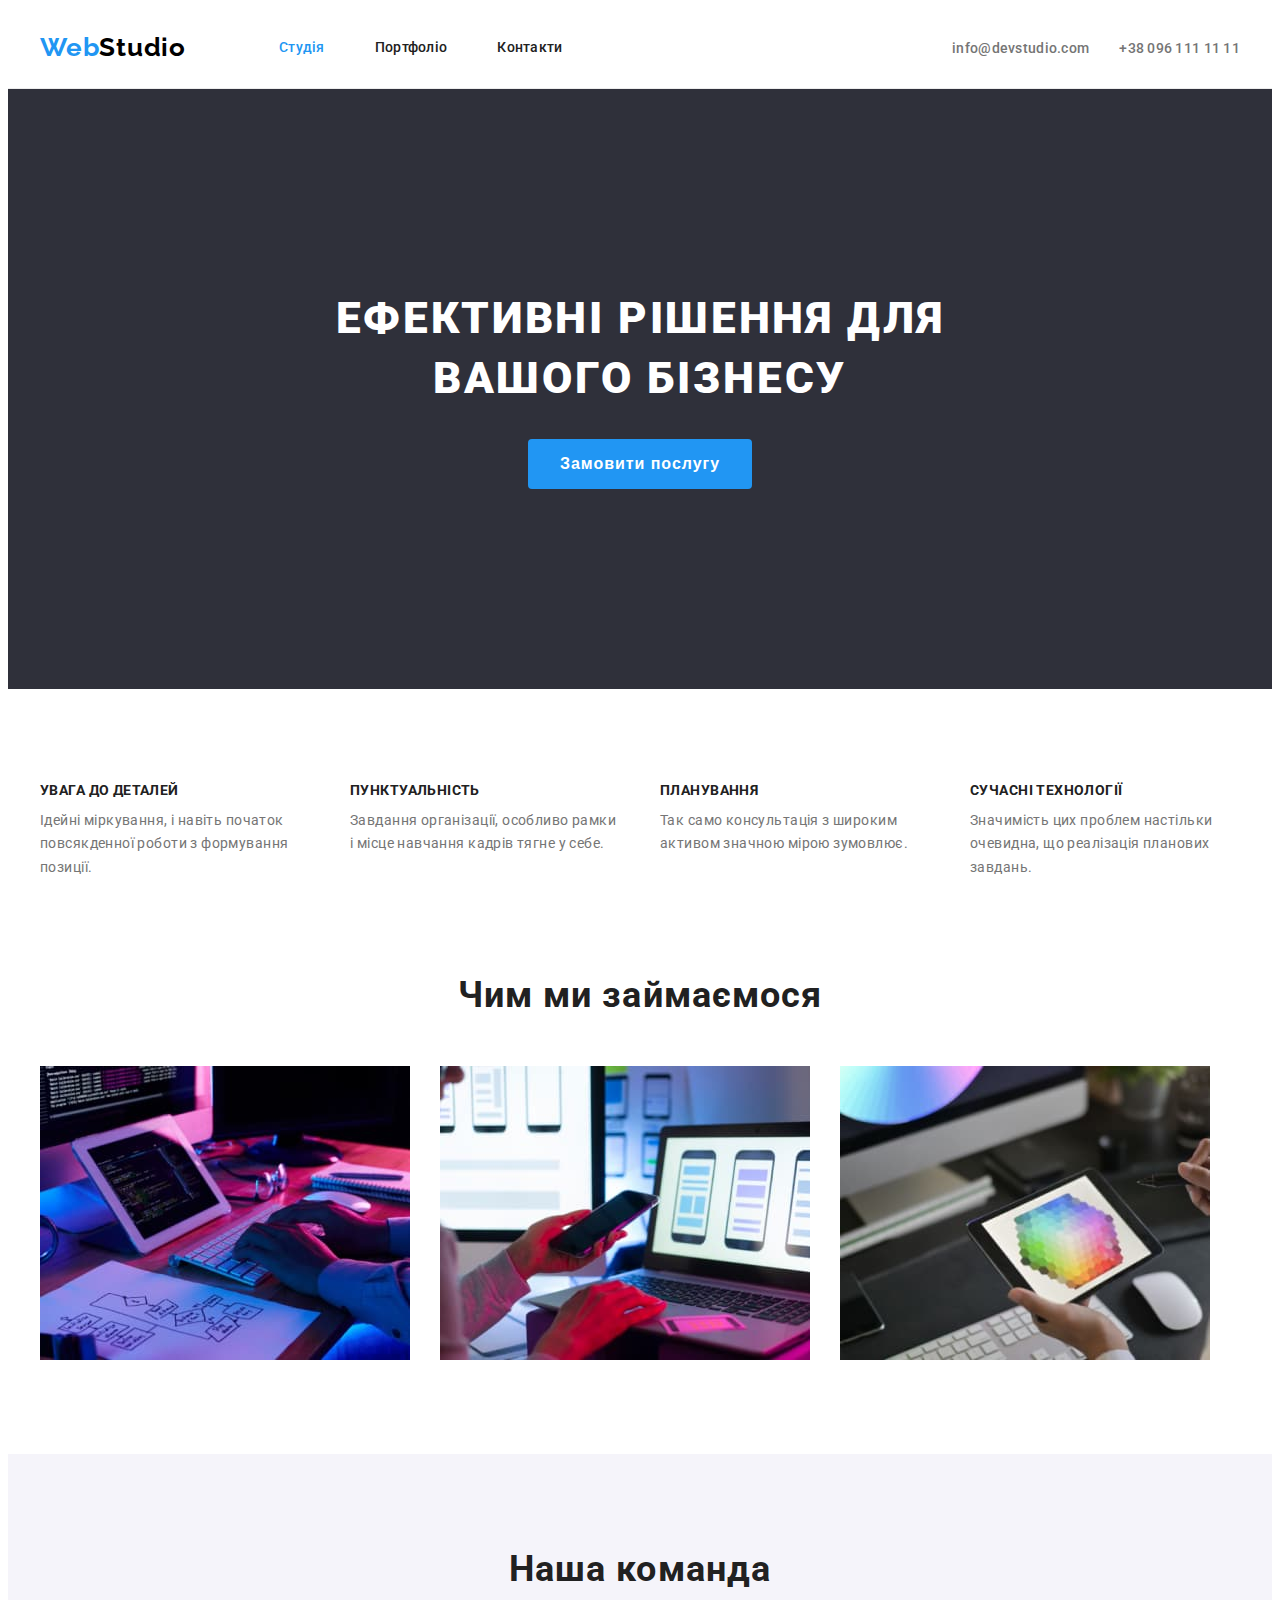
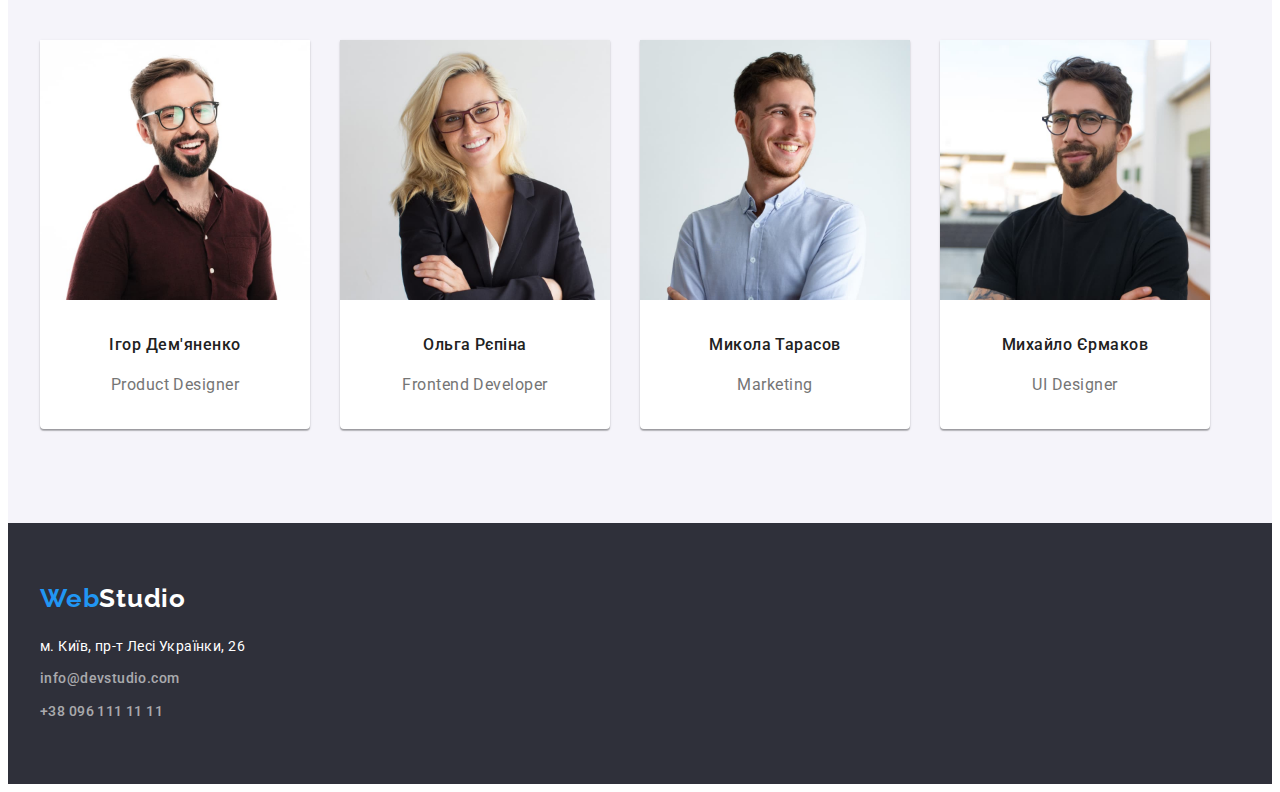
<file: index.html>
<!DOCTYPE html>
<html lang="uk">
  <head>
    <meta charset="UTF-8" />
    <meta http-equiv="X-UA-Compatible" content="IE=edge" />
    <meta name="viewport" content="width=device-width, initial-scale=1.0" />
    <title>WEb Studio</title>
    <link rel="preconnect" href="https://fonts.googleapis.com" />
    <link rel="preconnect" href="https://fonts.gstatic.com" crossorigin />
    <link
      href="https://fonts.googleapis.com/css2?family=Raleway:wght@700&family=Roboto:wght@400;500;700;900&display=swap"
      rel="stylesheet"
    />

    <!--== Modern normalize ==-->
    <link
      rel="stylesheet"
      href="https://cdnjs.cloudflare.com/ajax/libs/modern-normalize/1.1.0/modern-normalize.min.css"
      integrity="sha512-wpPYUAdjBVSE4KJnH1VR1HeZfpl1ub8YT/NKx4PuQ5NmX2tKuGu6U/JRp5y+Y8XG2tV+wKQpNHVUX03MfMFn9Q=="
      crossorigin="anonymous"
      referrerpolicy="no-referrer"
    />
    <!--== Custom styles ==-->
    <link rel="stylesheet" href="./css/styles.css" />
  </head>
  <body>
    <!--===== Header =====-->
    <header class="header">
      <div class="header-container container">
        <nav class="nav">
          <a href="./index.html" class="logotype logo link"
            >Web<span class="logo-header">Studio</span>
          </a>
          <ul class="site-nav list">
            <li class="nav-item">
              <a href="./index.html" class="nav-link link current">Студія</a>
            </li>
            <li class="nav-item">
              <a href="./portfolio.html" class="nav-link link">Портфоліо</a>
            </li>
            <li class="nav-item">
              <a href="" class="nav-link link">Контакти</a>
            </li>
          </ul>
        </nav>
        <ul class="contact list">
          <li class="contact-item">
            <a href="mailto:info@devstudio.com" class="contact-link link">info@devstudio.com</a>
          </li>
          <li class="contact-item">
            <a href="tel:380961111111" class="contact-link link">+38 096 111 11 11</a>
          </li>
        </ul>
      </div>
    </header>

    <main>
      <!--===== Hero=====-->
      <section class="hero section">
        <div class="container">
          <h1 class="hero-title">Ефективні рішення для вашого бізнесу</h1>
          <button type="button" class="button-primary">Замовити послугу</button>
        </div>
      </section>

      <!--===== Benefits =====-->
      <section class="benefits section">
        <div class="container">
          <h2 class="benef-title visually-hidden">Hаші переваги</h2>
          <ul class="benef-list list">
            <li class="benef-list-item">
              <h3 class="benef-item">УВАГА ДО ДЕТАЛЕЙ</h3>
              <p class="descript-item">
                Ідейні міркування, і навіть початок повсякденної роботи з формування позиції.
              </p>
            </li>
            <li class="benef-list-item">
              <h3 class="benef-item">ПУНКТУАЛЬНІСТЬ</h3>
              <p class="descript-item">
                Завдання організації, особливо рамки і місце навчання кадрів тягне у себе.
              </p>
            </li>
            <li class="benef-list-item">
              <h3 class="benef-item">ПЛАНУВАННЯ</h3>
              <p class="descript-item">
                Так само консультація з широким активом значною мірою зумовлює.
              </p>
            </li>
            <li class="benef-list-item">
              <h3 class="benef-item">СУЧАСНІ ТЕХНОЛОГІЇ</h3>
              <p class="descript-item">
                Значимість цих проблем настільки очевидна, що реалізація планових завдань.
              </p>
            </li>
          </ul>
        </div>
      </section>

      <!--===== Case =====-->
      <section class="case section">
        <h2 class="section-title">Чим ми займаємося</h2>
        <div class="container">
          <ul class="card-set case-list list">
            <li class="case-item">
              <img src="./images/img-1.jpg" alt="написання коду" width="370" height="294" />
            </li>
            <li class="case-item">
              <img
                src="./images/img-2.jpg"
                alt="написання мобільних додатків"
                width="370"
                height="294"
              />
            </li>
            <li class="case-item">
              <img src="./images/img-3.jpg" alt="розробка дизайну" width="370" height="294" />
            </li>
          </ul>
        </div>
      </section>

      <!--===== Team ======-->
      <section class="team section">
        <div class="container">
          <h2 class="section-title">Наша команда</h2>
          <ul class="card-set team-developers list">
            <li class="card-item">
              <img src="./images/photo-1.jpg" alt="Ігор Дем'яненко" width="270" height="260" />
              <div class="card-text">
                <h3 class="developers-title">Ігор Дем'яненко</h3>
                <p class="team-post" lang="en">Product Designer</p>
              </div>
            </li>
            <li class="card-item">
              <img src="./images/photo-2.jpg" alt="Ольга Рєпіна" width="270" height="260" />
              <div class="card-text">
                <h3 class="developers-title">Ольга Рєпіна</h3>
                <p class="team-post" lang="en">Frontend Developer</p>
              </div>
            </li>
            <li class="card-item">
              <img src="./images/photo-3.jpg" alt="Микола Тарасов" width="270" height="260" />
              <div class="card-text">
                <h3 class="developers-title">Микола Тарасов</h3>
                <p class="team-post" lang="en">Marketing</p>
              </div>
            </li>
            <li class="card-item">
              <img src="./images/photo-4.jpg" alt="Михайло Єрмаков" width="270" height="260" />
              <div class="card-text">
                <h3 class="developers-title">Михайло Єрмаков</h3>
                <p class="team-post" lang="en">UI Designer</p>
              </div>
            </li>
          </ul>
        </div>
      </section>
    </main>

    <!--===== Footer =====-->
    <footer class="footer">
      <div class="container">
        <a href="./index.html" class="logotype-footer logo link"
          >Web<span class="logo-header">Studio</span>
        </a>
        <address class="adress-footer font-style">
          <ul class="footer-list list">
            <li>
              <a
                href="https://goo.gl/maps/4REcuc9zafp4HzTA8"
                class="adres-link link"
                target="_blank"
                rel="noopener noreferrer nofollow"
                >м. Київ, пр-т Лесі Українки, 26</a
              >
            </li>
            <li>
              <a href="mailto:info@devstudio.com" class="contact-link link">info@devstudio.com</a>
            </li>
            <li>
              <a href="tel:380961111111" class="contact-link link">+38 096 111 11 11</a>
            </li>
          </ul>
        </address>
      </div>
    </footer>
  </body>
</html>
</file>
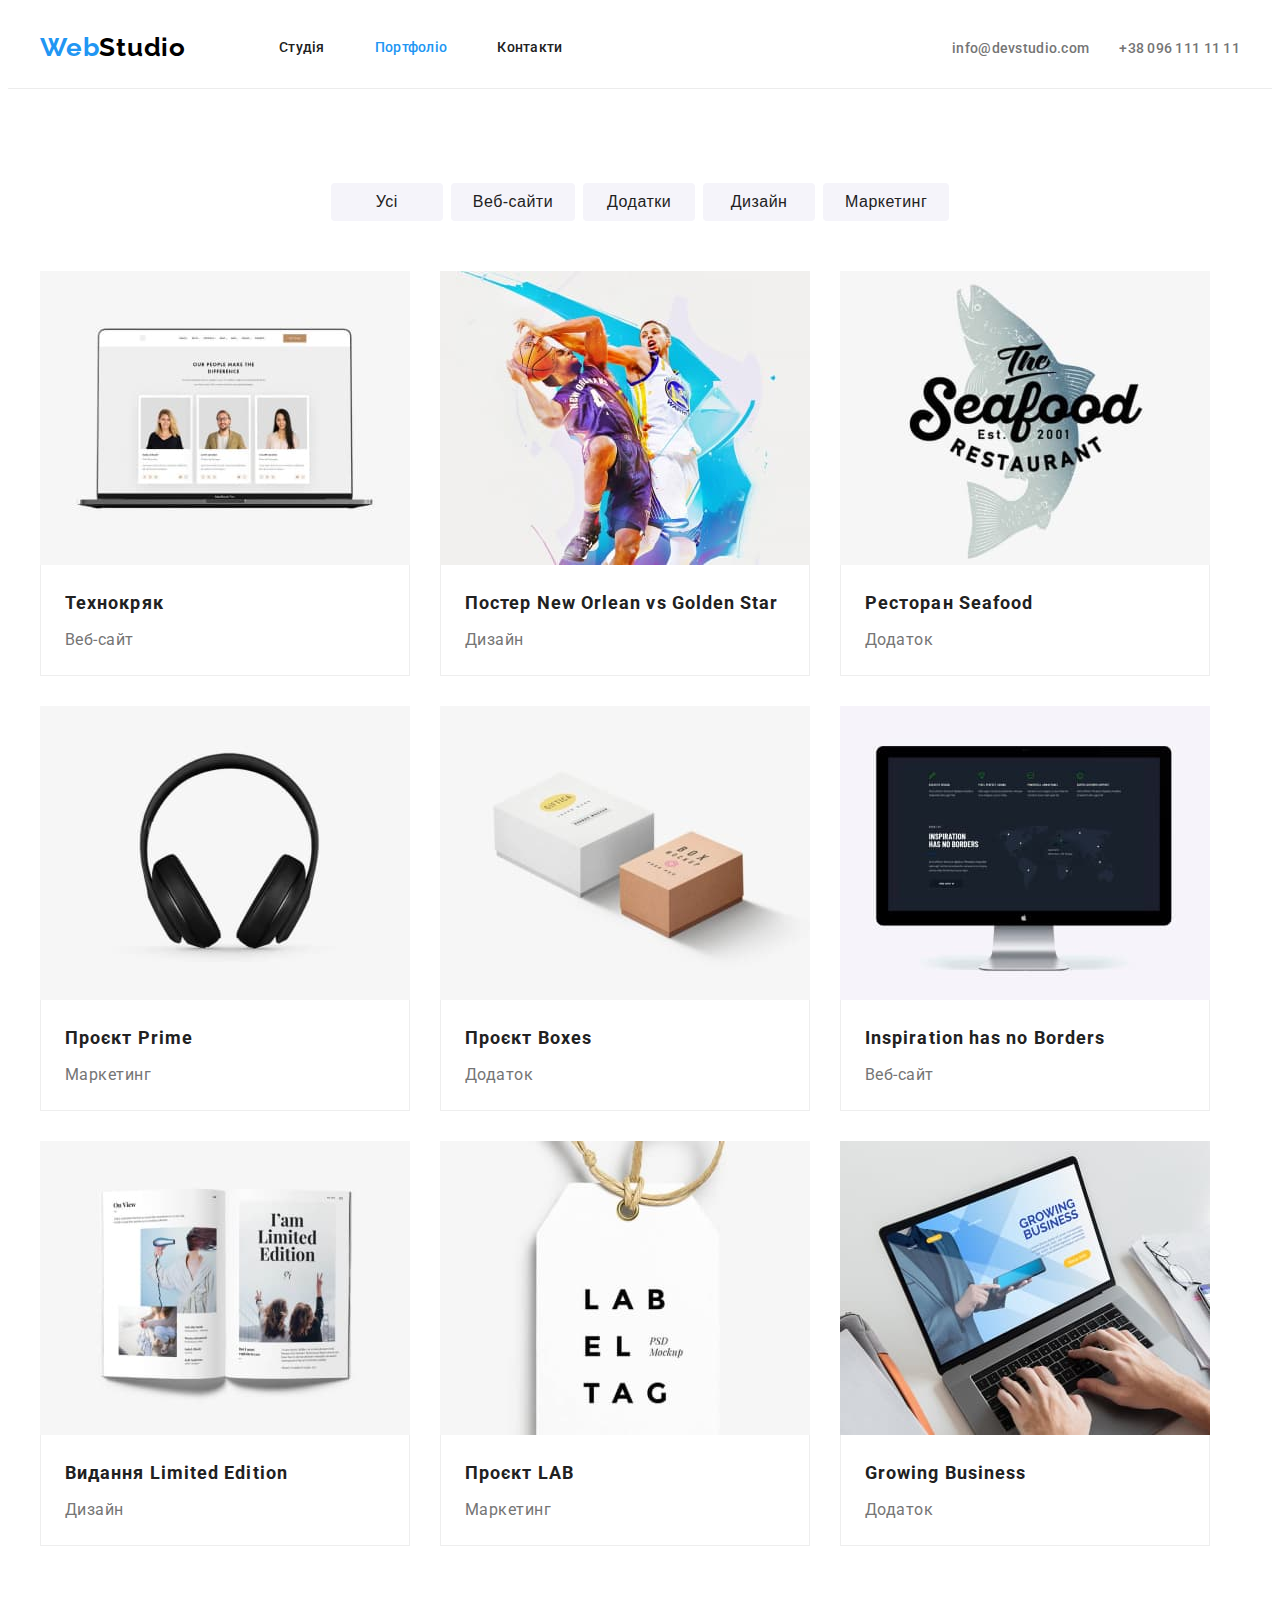
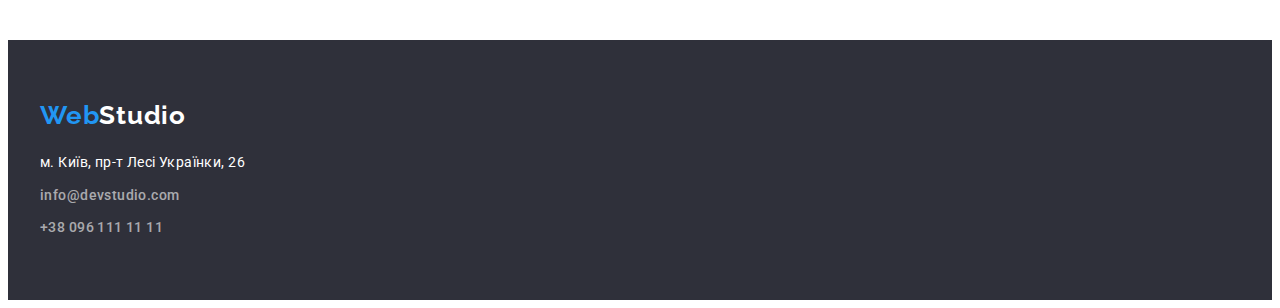
<file: portfolio.html>
<!DOCTYPE html>
<html lang="uk">
  <head>
    <meta charset="UTF-8" />
    <meta http-equiv="X-UA-Compatible" content="IE=edge" />
    <meta name="viewport" content="width=device-width, initial-scale=1.0" />
    <title>WEb Studio</title>
    <link
      href="https://fonts.googleapis.com/css2?family=Raleway:wght@700&family=Roboto:wght@400;500;700;900&display=swap"
      rel="stylesheet"
    />
    <!--== Modern normalize ==-->
    <link
      rel="stylesheet"
      href="https://cdnjs.cloudflare.com/ajax/libs/modern-normalize/1.1.0/modern-normalize.min.css"
      integrity="sha512-wpPYUAdjBVSE4KJnH1VR1HeZfpl1ub8YT/NKx4PuQ5NmX2tKuGu6U/JRp5y+Y8XG2tV+wKQpNHVUX03MfMFn9Q=="
      crossorigin="anonymous"
      referrerpolicy="no-referrer"
    />

    <!--== Custom styles ==-->
    <link rel="stylesheet" href="./css/styles.css" />
  </head>
  <body>
    <!--===== Header =====-->
    <header class="header">
      <div class="header-container container">
        <nav class="nav">
          <a href="./index.html" class="logotype logo link"
            >Web<span class="logo-header">Studio</span>
          </a>
          <ul class="site-nav list">
            <li class="nav-item">
              <a href="./index.html" class="nav-link link">Студія</a>
            </li>
            <li class="nav-item">
              <a href="./portfolio.html" class="nav-link link current">Портфоліо</a>
            </li>
            <li class="nav-item">
              <a href="" class="nav-link link">Контакти</a>
            </li>
          </ul>
        </nav>
        <ul class="contact list">
          <li class="contact-item">
            <a href="mailto:info@devstudio.com" class="contact-link link">info@devstudio.com</a>
          </li>
          <li class="contact-item">
            <a href="tel:380961111111" class="contact-link link">+38 096 111 11 11</a>
          </li>
        </ul>
      </div>
    </header>
    <main>
      <!--===== Portfolio =====-->

      <!-- Page filter -->
      <section class="section">
        <div class="container">
          <h1 class="visually-hidden">Фільтри</h1>
          <ul class="portfolio-filter list">
            <li><button class="button pointer">Усі</button></li>
            <li><button class="button pointer">Веб-сайти</button></li>
            <li><button class="button pointer">Додатки</button></li>
            <li><button class="button pointer">Дизайн</button></li>
            <li><button class="button pointer">Маркетинг</button></li>
          </ul>

          <!----------- Examples of projec--------------->
          <ul class="card-set portfolio-list list">
            <li>
              <img
                src="./images/portfolio/img1.jpg"
                alt="відкрита веб-сторінка"
                width="370"
                height="294"
              />
              <div class="frame">
                <h2 class="projekt-title">Технокряк</h2>
                <p class="projekt-items">Веб-сайт</p>
              </div>
            </li>
            <li>
              <img
                src="./images/portfolio/img2.jpg"
                alt="два баскетболісти з мячем"
                width="370"
                height="294"
              />
              <div class="frame">
                <h2 class="projekt-title">
                  Постер <span leng="en"> New Orlean vs Golden Star</span>
                </h2>
                <p class="projekt-items">Дизайн</p>
              </div>
            </li>
            <li>
              <img
                src="./images/portfolio/img3.jpg"
                alt="логотип ресторану сіфуд"
                width="370"
                height="294"
              />
              <div class="frame">
                <h2 class="projekt-title">Ресторан<span leng="en"> Seafood</span></h2>
                <p class="projekt-items">Додаток</p>
              </div>
            </li>
            <li>
              <img src="./images/portfolio/img4.jpg" alt="навушники" width="370" height="294" />
              <div class="frame">
                <h2 class="projekt-title">Проєкт<span leng="en"> Prime</span></h2>
                <p class="projekt-items">Маркетинг</p>
              </div>
            </li>
            <li>
              <img
                src="./images/portfolio/img5.jpg"
                alt="бумажні коробочки"
                width="370"
                height="294"
              />
              <div class="frame">
                <h2 class="projekt-title">Проєкт<span leng="en"> Boxes</span></h2>
                <p class="projekt-items">Додаток</p>
              </div>
            </li>
            <li>
              <img
                src="./images/portfolio/img6.jpg"
                alt="екран монітора"
                width="370"
                height="294"
              />
              <div class="frame">
                <h2 class="projekt-title" lang="en">Inspiration has no Borders</h2>
                <p class="projekt-items">Веб-сайт</p>
              </div>
            </li>
            <li>
              <img
                src="./images/portfolio/img7.jpg"
                alt="відкрита книга"
                width="370"
                height="294"
              />
              <div class="frame">
                <h2 class="projekt-title">Видання<span leng="en"> Limited Edition</span></h2>
                <p class="projekt-items">Дизайн</p>
              </div>
            </li>
            <li>
              <img src="./images/portfolio/img8.jpg" alt="етикетка" width="370" height="294" />
              <div class="frame">
                <h2 class="projekt-title">Проєкт<span leng="en"> LAB</span></h2>
                <p class="projekt-items">Маркетинг</p>
              </div>
            </li>
            <li>
              <img
                src="./images/portfolio/img9.jpg"
                alt="руки на клавіатурі лептопа"
                width="370"
                height="294"
              />
              <div class="frame">
                <h2 class="projekt-title" lang="en">Growing Business</h2>
                <p class="projekt-items">Додаток</p>
              </div>
            </li>
          </ul>
        </div>
      </section>
    </main>

    <!--===== Footer =====-->
    <footer class="footer">
      <div class="container">
        <a href="./index.html" class="logotype-footer logo link"
          >Web<span class="logo-header">Studio</span>
        </a>
        <address class="adress-footer font-style">
          <ul class="footer-list list">
            <li>
              <a
                href="https://goo.gl/maps/4REcuc9zafp4HzTA8"
                class="adres-link link"
                target="_blank"
                rel="noopener noreferrer nofollow"
                >м. Київ, пр-т Лесі Українки, 26</a
              >
            </li>
            <li>
              <a href="mailto:info@devstudio.com" class="contact-link link">info@devstudio.com</a>
            </li>
            <li>
              <a href="tel:380961111111" class="contact-link link">+38 096 111 11 11</a>
            </li>
          </ul>
        </address>
      </div>
    </footer>
  </body>
</html>
</file>
<file: css/styles.css>
:root {
  /* Color */
  --primary-text-color: #212121;
  --accent-color: #2196f3;
  --primary-color: #ffffff;
  --basic-color: #757575;

  /* Other */
  --indent: 30px;
  --items: 3;
}

/* ===== body ===== */

body {
  font-family: roboto, sans-serif;
  background-color: var(--primary-color);
  color: var(--basic-color);
  font-size: 14px;
}

/*===== reset start =====*/
h1,
h2,
h3,
h4,
h5,
h6,
p {
  margin: 0;
}

.list {
  list-style: none;
  padding: 0;
  margin: 0;
}

.link {
  text-decoration: none;
}

img {
  display: block;
  max-width: 100%;
  height: auto;
}
/*===== reset end =====*/

/* ===== components =====*/
.visually-hidden {
  position: absolute;
  white-space: nowrap;
  width: 1px;
  height: 1px;
  overflow: hidden;
  border: 0;
  padding: 0;
  clip: rect(0 0 0 0);
  clip-path: inset(50%);
  margin: -1px;
}

.container {
  width: 1200px;
  padding-right: 15px;
  padding-left: 15px;
  margin-right: auto;
  margin-left: auto;
}

.section {
  padding-top: 94px;
  padding-bottom: 94px;
}

.font-style {
  font-style: normal;
}

/*===== Card set =====  */
.card-set {
  display: flex;
  flex-wrap: wrap;
  gap: var(--indent);
}

.card-set-item {
  flex-basis: calc((100% - var(--indent) * (var(--items) - 1) / var(--items)));
}
/*=====  =====*/

/*===== Header =====*/
.header {
  border-bottom: 1px solid #ececec;
}

.header-container {
  display: flex;
  align-items: center;
}

.logotype {
  display: inline-block;
  margin-right: 93px;
}

.nav {
  display: flex;
  margin-right: auto;
  align-items: center;
}

.site-nav {
  display: flex;
  align-self: center;
  gap: 50px;
}

.contact {
  display: flex;
  align-items: center;
  gap: 30px;
}

.nav-link {
  display: block;
  padding-top: 32px;
  padding-bottom: 32px;

  font-weight: 500;
  line-height: 1.14;
  letter-spacing: 0.02em;
  color: var(--primary-text-color);
}

.nav-link:hover,
.nav-link:focus {
  color: var(--accent-color);
}

.site-nav .nav-link.current {
  color: var(--accent-color);
}

/* logo */
.logo {
  font-family: 'Raleway';
  font-weight: 700;
  font-size: 26px;
  line-height: 1.2;
  letter-spacing: 0.03em;
  color: var(--accent-color);
}

.logo-header {
  color: #000000;
}

.contact-link {
  font-weight: 500;
  line-height: 1.14;
  letter-spacing: 0.02em;
  color: var(--basic-color);
}

.contact-link:hover,
.contact-link:focus {
  color: var(--accent-color);
}

/*===== hero =====*/
.hero {
  background-color: #2f303a;
  padding: 200px 0;
}

.hero-title {
  margin-left: auto;
  margin-right: auto;
  margin-bottom: 30px;
  width: 696px;

  text-align: center;
  font-weight: 900;
  font-size: 44px;
  line-height: 1.36;
  letter-spacing: 0.06em;
  text-transform: uppercase;
  color: var(--primary-color);
}

.button-primary {
  margin: auto;
  margin-top: 0px;
  padding: 10px 32px;
  border-radius: 4px;
  border: none;

  font-weight: 700;
  font-size: 16px;
  line-height: 1.88;
  display: block;
  align-items: center;
  text-align: center;
  letter-spacing: 0.06em;
  color: var(--primary-color);
  background-color: var(--accent-color);
  cursor: pointer;
}

/*===== benefits =====*/
.benef-list {
  display: flex;
  justify-content: space-between;
}

.benef-item {
  margin-bottom: 10px;
  font-size: 14px;
  line-height: 1.14;
  letter-spacing: 0.03em;
  text-transform: uppercase;
  color: var(--primary-text-color);
}

.descript-item {
  width: 270px;
  line-height: 1.7;
  letter-spacing: 0.03em;
}

/*===== Case =====*/
.case {
  padding-top: 0;
}

.case-list {
  display: flex;
  flex-wrap: wrap;
}

.section-title {
  margin-bottom: 50px;
  font-size: 36px;
  line-height: 1.17;
  text-align: center;
  letter-spacing: 0.03em;
  color: var(--primary-text-color);
}

/*===== Team =====*/
.card-text {
  padding: 30px 0;
}

.card-item {
  box-shadow: 0px 1px 3px rgba(0, 0, 0, 0.12), 0px 1px 1px rgba(0, 0, 0, 0.14),
    0px 2px 1px rgba(0, 0, 0, 0.2);
  border-radius: 0px 0px 4px 4px;
  background: var(--primary-color);
}

.team {
  background-color: #f5f4fa;
}

.developers-title {
  margin-bottom: 10px;
  font-weight: 500;
  font-size: 16px;
  line-height: 1.9;
  text-align: center;
  letter-spacing: 0.03em;
  color: var(--primary-text-color);
}

.team-post {
  font-size: 16px;
  line-height: 1.8;
  text-align: center;
  letter-spacing: 0.03em;
}

/*===== Footer =====*/

.logotype-footer {
  display: block;
  margin-bottom: 20px;
}

.footer .logo-header {
  color: var(--primary-color);
}

.footer {
  background-color: #2f303a;
  padding: 60px 0;
}

.footer .adres-link {
  line-height: 1.7;
  letter-spacing: 0.03em;
  color: var(--primary-color);
}

.footer .contact-link {
  line-height: 1.7;
  letter-spacing: 0.03em;
  color: rgba(255, 255, 255, 0.6);
}

.footer-list {
  display: flex;
  flex-direction: column;
  gap: 9px;
}

/*===== Portfolio =====*/

.portfolio-filter {
  display: flex;
  margin-bottom: 50px;
  justify-content: center;
  gap: 8px;
}

.portfolio-list {
  display: flex;
  flex-wrap: wrap;
}

.frame {
  padding: 20px 24px;
  min-width: 370;
  border: 1px solid #eeeeee;
  border-top: 0;
}

.button:hover,
.button:focus {
  color: var(--primary-color);
  background-color: var(--accent-color);
}

.button {
  border: transparent;
  min-width: 112px;
  padding: 6px 22px;
  border-radius: 4px;
  display: block;
  background: #f5f4fa;
  font-weight: 500;
  font-size: 16px;
  line-height: 1.62;
  text-align: center;
  letter-spacing: 0.03em;
  color: var(--primary-text-color);
}

.projekt-title {
  margin-bottom: 4px;
  font-size: 18px;
  line-height: 2;
  letter-spacing: 0.06em;
  color: var(--primary-text-color);
}

.projekt-items {
  font-size: 16px;
  line-height: 1.87;
  letter-spacing: 0.03em;
}
</file>
